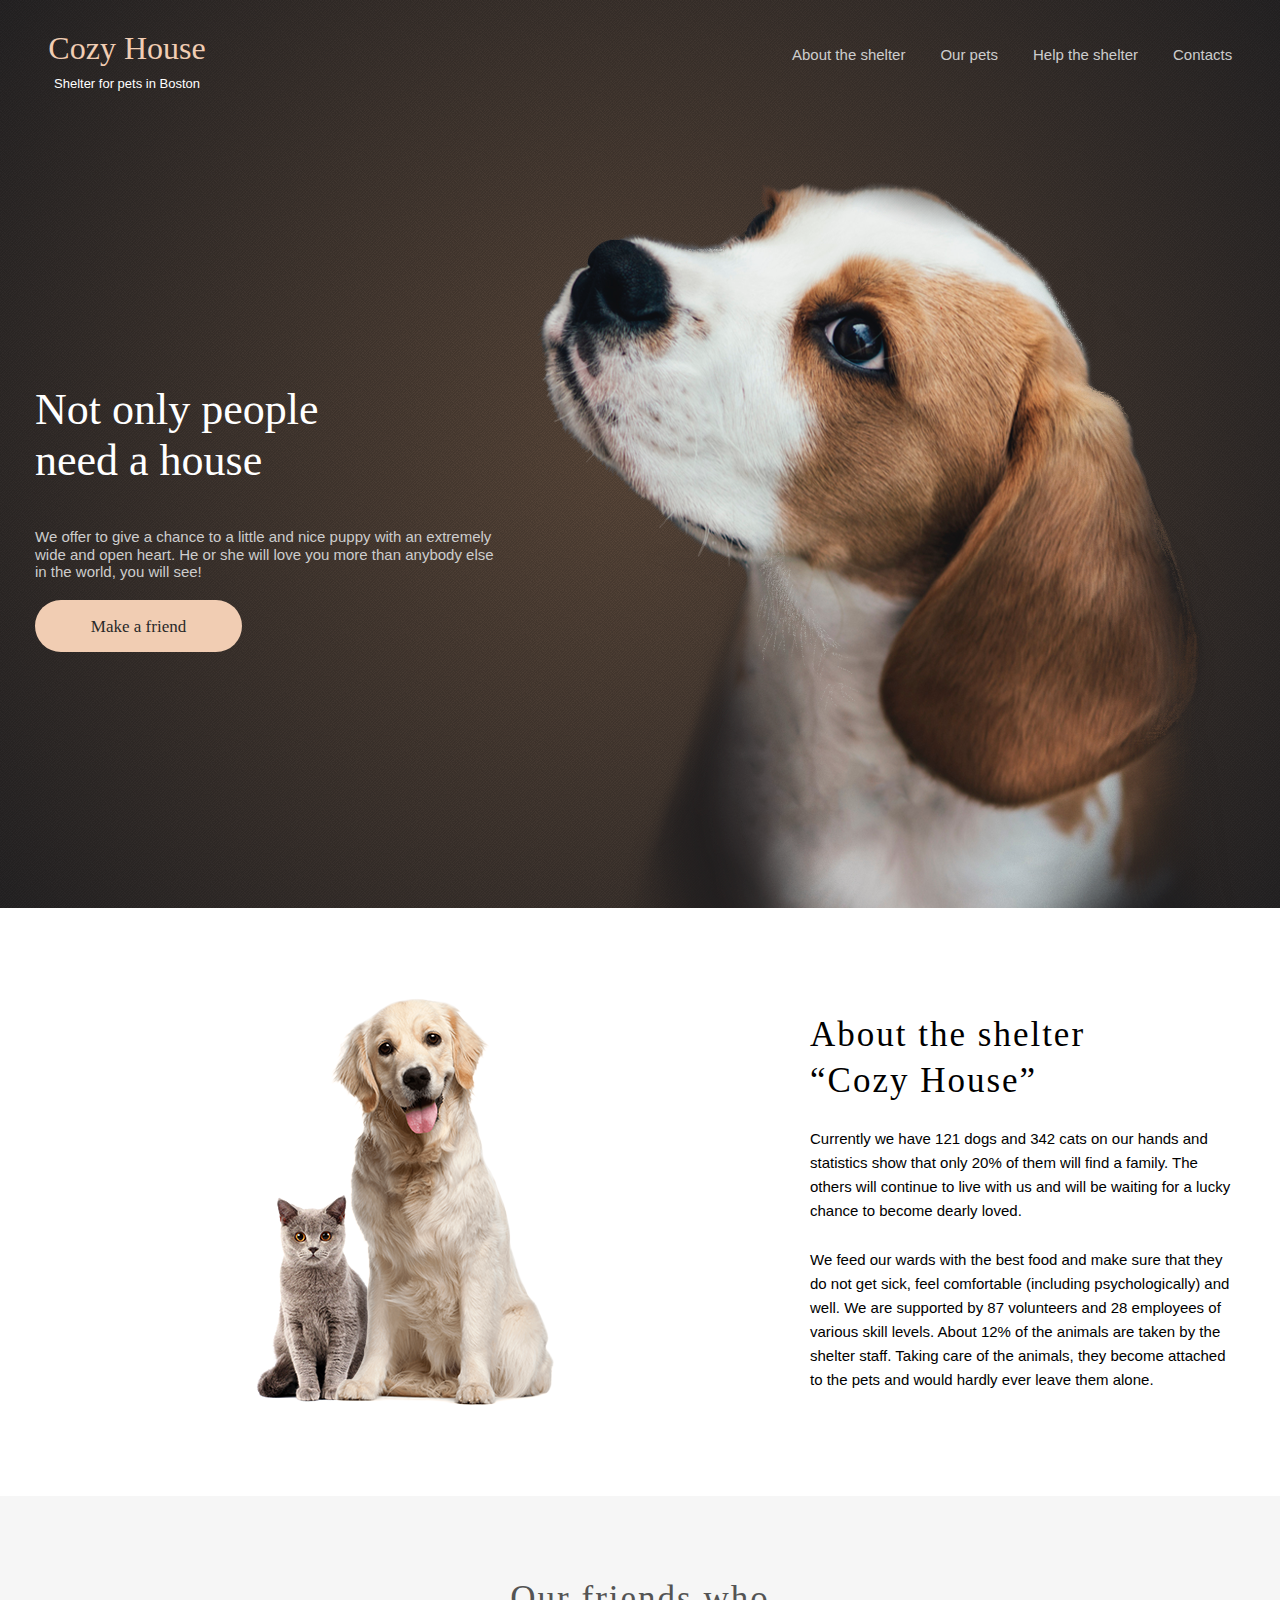
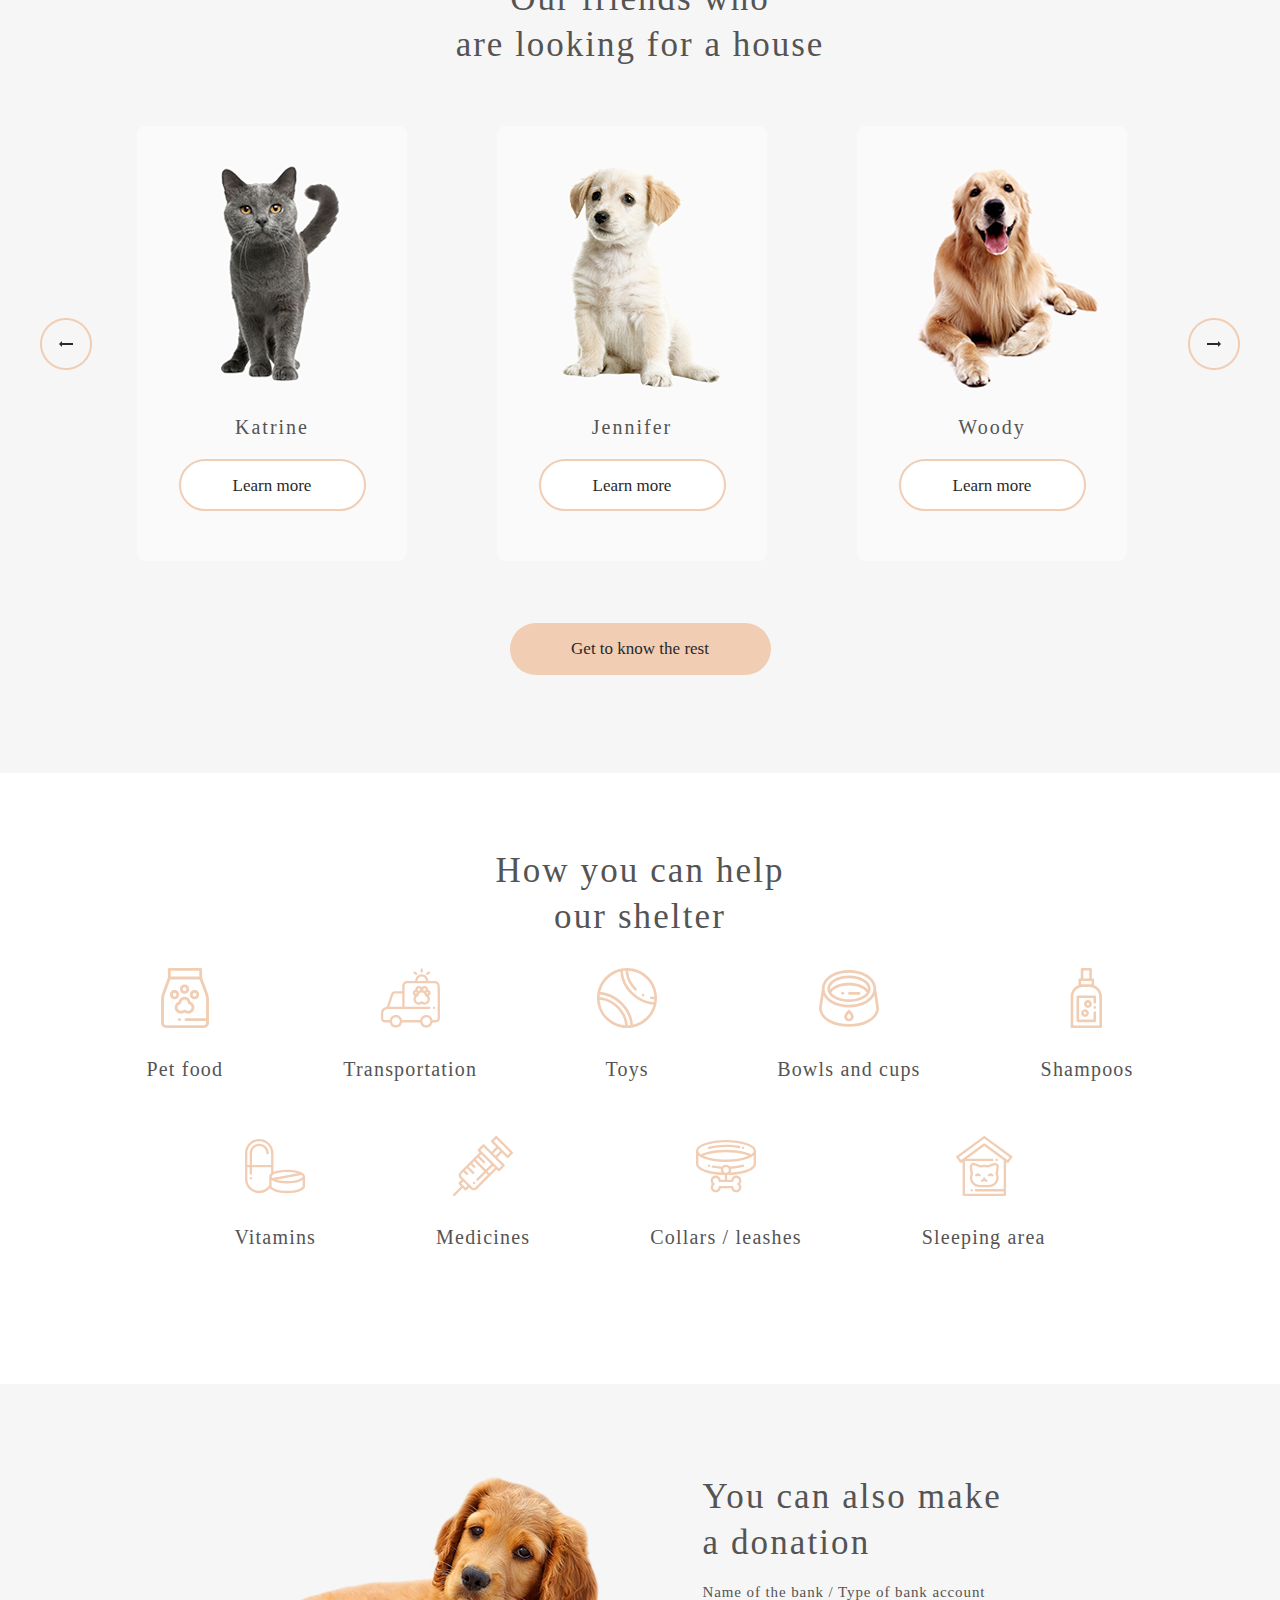
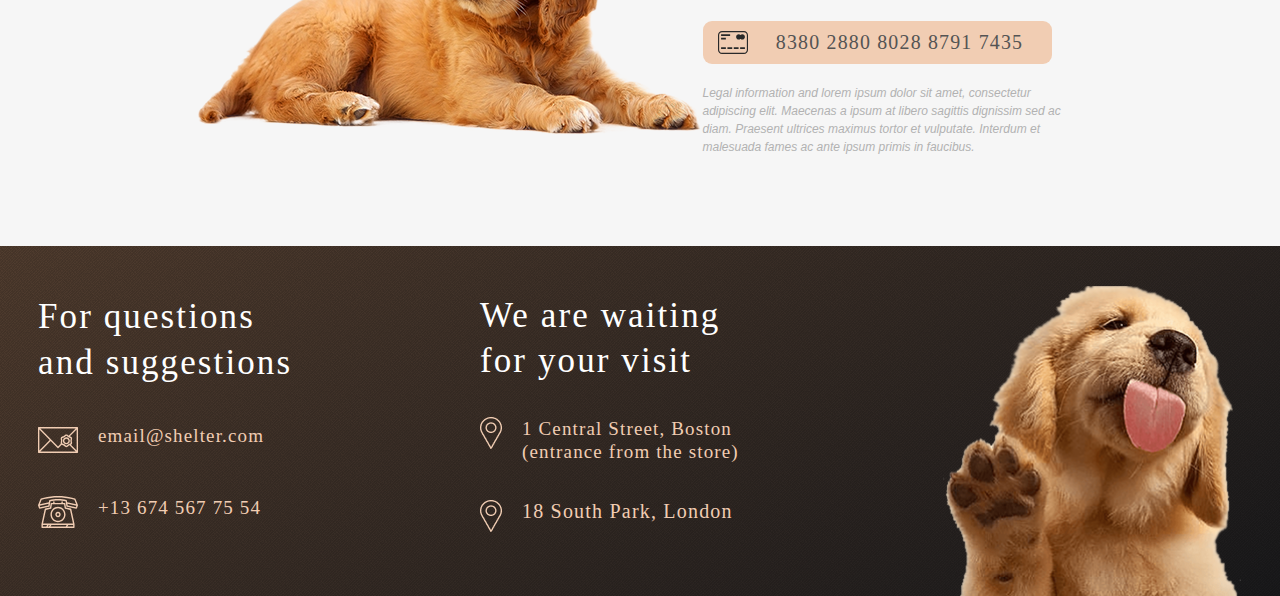
<file: index.html>
<!DOCTYPE html>
<html lang="en">
<head>
    <meta charset="UTF-8">
    <meta http-equiv="X-UA-Compatible" content="IE=edge">
    <meta name="viewport" content="width=device-width, user-scalable=yes">

    <title>Shelter</title>

    <link rel="stylesheet" href="normalize.css">
    <link rel="stylesheet" href="style.css">
    <link rel="shortcut icon" href="pet-house.png" type="image/x-icon">
</head>

<body>

<div class="start-screen">
 <div class="start-screen-main">
    <div class="header">

        <div class="logo">
           <a href="" class="logo_link">
            <p class="logo_title">Cozy House</p>
            <p class="logo_subtitle">Shelter for pets in Boston</p>
           </a>
        </div>

        <nav class="navigation">

            <ul>
             <li><a class="disabled_a">About the shelter</a></li>
             <li><a href="pets.html">Our pets</a></li>
             <li><a href="#help">Help the shelter</a></li>
             <li><a href="#contacts">Contacts</a></li>
            </ul>

        </nav>

    </div>

    <div class="screen-content">

        <div class="screen-text-content">

            <h1>Not only people need a house</h1>
            <p>We offer to give a chance to a little and nice puppy with an extremely wide and open heart. He or she will love you more than anybody else in the world, you will see!</p>
            <form action="#pets">
            <button>Make a friend</button>
            </form>
        </div>

      <img src="start-screen-puppy.png" alt="start-screen-puppy">

    </div>
 </div>
</div>

<section class="about" id="about">

    <div class="about-content">

        <img src="about-pets.png" alt="about-pets">

        <div class="about-text-content">

            <h3>About the shelter “Cozy House”</h3>

            <p class="p1">Currently we have 121 dogs and 342 cats on our hands and statistics show that only 20% of them will find a family. The others will continue to live with us and will be waiting for a lucky chance to become dearly loved.</p>
            
            <p class="p2">We feed our wards with the best food and make sure that they do not get sick, feel comfortable (including psychologically) and well. We are supported by 87 volunteers and 28 employees of various skill levels. About 12% of the animals are taken by the shelter staff. Taking care of the animals, they become attached to the pets and would hardly ever leave them alone.</p>

        </div>

    </div>

</section>

<section class="pets" id="pets">

    <div class="pets-content">

        <h3>Our friends who <br> are looking for a house</h3>

        <div class="slider" id="#slider">

            <input type="image" src="button_arrow.png" alt="button_arrow" class="go_back">

            <div class="slider_overflow">

         <div class="slider_line">

            <div class="card">

                <img src="pets-katrine.png" alt="pets-katrine">
                <p>Katrine</p>
                <a href="#katrine" class="learn_more">Learn more</a>
             
            </div>

            <div class="card">
                <img src="pets-jennifer.png" alt="pets-jennifer">
                <p>Jennifer</p>
                <a href="#jennifer" class="learn_more">Learn more</a>
            </div>

            <div class="card">
                <img src="pets-woody.png" alt="pets-woody">
                <p>Woody</p>
                <a href="#woody" class="learn_more">Learn more</a>
            </div>

            <div class="card">

                <img src="pets-sophia.png" alt="pets-sophia">

                <p>Sophia</p>

                <a href="#sophia" class="learn_more">Learn more</a>

            </div>

            <div class="card">

                <img src="pets-timmy.png" alt="pets-timmy">

                <p>Timmy</p>

                <a href="#timmy" class="learn_more">Learn more</a>

            </div>

            <div class="card">

                <img src="pets-charly.png" alt="pets-charly">

                <p>Charly</p>

                <a href="#charly" class="learn_more">Learn more</a>

            </div>

            <div class="card">

                <img src="pets-scarlett.png" alt="pets-scarlett">

                <p>Scarlett</p>

                <a href="#scarlett" class="learn_more">Learn more</a>

            </div>

            <div class="card">

                <img src="pets-freddie.png" alt="pets-freddie">

                <p>Freddie</p>

                <a href="#freddie" class="learn_more">Learn more</a>

            </div>
         
         </div>

         </div>
            
            <input type="image" src="button_arrow.png" alt="button_arrow" class="go_next">

        </div>

        <div class="katrine" id="katrine">

            <div class="modal-window">

           <div class="close-button-katrine">
            <input type="image" src="modal_close_button.png" alt="modal_close_button" class="modal-close-button" onclick="window.location.href ='#slider'">
          </div>
    
            <div class="katrine-content" id="katrine-content">
    
                <img src="pets-katrine.png" alt="pets-katrine">
    
                <div class="katrine-text-content">
    
                 <h3>Katrine</h3>
    
                 <h4>Cat - British Shorthair</h4>
    
                 <h5>Katrine is a beautiful girl. She is as soft as the finest velvet with a thick lush fur. Will love you until the last breath she takes as long as you are the one. She is picky about her affection. She loves cuddles and to stretch into your hands for a deeper relaxations.</h5>
                
                </div>
    
            </div>
    
            </div>
    
        </div>

        <div class="jennifer" id="jennifer">

            <div class="modal-window">
                <div class="close-button-jennifer">
                    <input type="image" src="modal_close_button.png" alt="modal_close_button" class="modal-close-button" onclick="window.location.href ='#slider'">
                  </div>
    
            <div class="jennifer-content" id="jennifer-content">
    
                <img src="pets-jennifer.png" alt="pets-jennifer">
    
                <div class="jennifer-text-content">
    
                 <h3>Jennifer</h3>
    
                 <h4>Dog - Labrador</h4>
    
                 <h5>Jennifer is a sweet 2 months old Labrador that is patiently waiting to find a new forever home. This girl really enjoys being able to go outside to run and play, but won't hesitate to play up a storm in the house if she has all of her favorite toys.</h5>

                </div>
    
            </div>
    
            </div>
    
        </div>

        <div class="woody" id="woody">

            <div class="modal-window">

                <div class="close-button-woody">
                    <input type="image" src="modal_close_button.png" alt="modal_close_button" class="modal-close-button" onclick="window.location.href ='#slider'">
                  </div>
    
            <div class="woody-content" id="woody-content">
    
                <img src="pets-woody.png" alt="pets-woody">
    
                <div class="woody-text-content">
    
                 <h3>Woody</h3>
    
                 <h4>Dog - Golden Retriever</h4>
    
                 <h5> Woody is a handsome 3 1/2 year old boy. Woody does know basic commands and is a smart pup. Since he is on the stronger side, he will learn a lot from your training. Woody will be happier when he finds a new family that can spend a lot of time with him. </h5>

                </div>
    
            </div>
    
            </div>
    
        </div>

        <div class="sophia" id="sophia">

            <div class="modal-window">

                <div class="close-button-sophia">
                    <input type="image" src="modal_close_button.png" alt="modal_close_button" class="modal-close-button" onclick="window.location.href ='#slider'">
                  </div>

    
            <div class="sophia-content" id="sophia-content">
    
                <img src="pets-sophia.png" alt="pets-sophia">
    
                <div class="sophia-text-content">
    
                 <h3>Sophia</h3>
    
                 <h4>Dog - Shih tzu</h4>
    
                 <h5>Sophia here and I'm looking for my forever home to live out the best years of my life. I am full of energy. Everyday I'm learning new things, like how to walk on a leash, go potty outside, bark and play with toys and I still need some practice. </h5>

                </div>
    
            </div>
    
            </div>
    
        </div>

        <div class="timmy" id="timmy">

            <div class="modal-window">

                <div class="close-button-timmy">
                    <input type="image" src="modal_close_button.png" alt="modal_close_button" class="modal-close-button" onclick="window.location.href ='#slider'">
                  </div>

    
            <div class="timmy-content" id="timmy-content">
    
                <img src="pets-timmy.png" alt="pets-timmy">
    
                <div class="timmy-text-content">
    
                 <h3>Timmy</h3>
    
                 <h4>Cat - British Shorthair</h4>
    
                 <h5> Timmy is an adorable grey british shorthair male. He loves to play and snuggle. He is neutered and up to date on age appropriate vaccinations. He can be chatty and enjoys being held. Timmy has a lot to say and wants a person to share his thoughts with. </h5>

                </div>
    
            </div>
    
            </div>
    
        </div>

        <div class="charly" id="charly">

            <div class="modal-window">

                <div class="close-button-charly">
                    <input type="image" src="modal_close_button.png" alt="modal_close_button" class="modal-close-button" onclick="window.location.href ='#slider'">
                  </div>

    
            <div class="charly-content" id="charly-content">
    
                <img src="pets-charly.png" alt="pets-charly">
    
                <div class="charly-text-content">
    
                 <h3>Charly</h3>
    
                 <h4>Dog - Jack Russell Terrier </h4>
    
                 <h5> This cute boy, Charly, is three years old and he likes adults and kids. He isn’t fond of many other dogs, so he might do best in a single dog home. Charly has lots of energy, and loves to run and play. We think a fenced yard would make him very happy.</h5>

                </div>
    
            </div>
    
            </div>
    
        </div>

        <div class="scarlett" id="scarlett">

            <div class="modal-window">

                <div class="close-button-scarlett">
                    <input type="image" src="modal_close_button.png" alt="modal_close_button" class="modal-close-button" onclick="window.location.href ='#slider'">
                  </div>
    
            <div class="scarlett-content" id="scarlett-content">
    
                <img src="pets-scarlett.png" alt="pets-scarlett">
    
                <div class="scarlett-text-content">
    
                 <h3>Scarlett</h3>
    
                 <h4>Dog - Jack Russell Terrier</h4>
    
                 <h5>Scarlett is a happy, playful girl who will make you laugh and smile. She forms a bond quickly and will make a loyal companion and a wonderful family dog or a good companion for a single individual too since she likes to hang out and be with her human. </h5>

                </div>
    
            </div>
    
            </div>
    
        </div>

        <div class="freddie" id="freddie">

            <div class="modal-window">

                <div class="close-button-freddie">
                    <input type="image" src="modal_close_button.png" alt="modal_close_button" class="modal-close-button" onclick="window.location.href ='#slider'">
                  </div>
    
            <div class="freddie-content" id="freddie-content">
    
                <img src="pets-freddie.png" alt="pets-freddie">
    
                <div class="freddie-text-content">
    
                 <h3>Freddie</h3>
    
                 <h4>Cat - British Shorthair</h4>
    
                 <h5>Freddie is a little shy at first, but very sweet when he warms up. He likes playing with shoe strings and bottle caps. He is quick to learn the rhythms of his human’s daily life. Freddie has bounced around a lot in his life, and is looking to find his forever home.</h5>

                </div>
    
            </div>
    
            </div>
    
        </div>

        <form action="pets.html">

        <button class="get-to-know-button">Get to know the rest</button>

        </form>

    </div>

</section>

<section class="help" id="help">

    <div class="help-content">

        <h3>How you can help our shelter</h3>

        <div class="list">
            <ul>
                <li> <img src="icon-pet-food.svg" alt="icon-pet-food">
                <h4>Pet food</h4>
                </li>
                <li> <img src="icon-transportation.svg" alt="icon-transportation">
                <h4>Transportation</h4>
                </li>
                <li> <img src="icon-toys.svg" alt="icon-toys">
                <h4>Toys</h4>    
                </li>
                <li> <img src="icon-bowls-and-cups.svg" alt="icon-bowls-and-cups">
                <h4>Bowls and cups</h4>
                </li>
                <li> <img src="icon-shampoos.svg" alt="icon-shampoos">
                <h4>Shampoos</h4>
                </li>
            </ul>
            <ul class="list_line">
                <li> <img src="icon-vitamins.svg" alt="icon-vitamins">
                <h4>Vitamins</h4>
                </li>
                <li> <img src="icon-medicines.svg" alt="icon-medicines">
                <h4>Medicines</h4>
                </li>
                <li> <img src="icon-collars-leashes.svg" alt="icon-collars-leashes">
                <h4>Collars / leashes</h4>
                </li>
                <li> <img src="icon-sleeping-area.svg" alt="icon-sleeping-area">
                <h4>Sleeping area</h4>
                </li>
            </ul>

        </div>

    </div>

</section>

<section class="donation">

    <div class="donation-content">

        <img src="donation-dog.png" alt="donation-dog">

        <div class="donation-text-content">

            <h3>You can also make a donation</h3>

            <h5>Name of the bank / Type of bank account</h5>

            <div class="credit-card">

                <div class="credit-card-content">

                    <img src="credit-card.svg" alt="credit-card">

                    <a href=""><h4>8380 2880 8028 8791 7435</h4></a>

                </div>

            </div>

            <p>Legal information and lorem ipsum dolor sit amet, consectetur adipiscing elit. Maecenas a ipsum at libero sagittis dignissim sed ac diam. Praesent ultrices maximus tortor et vulputate. Interdum et malesuada fames ac ante ipsum primis in faucibus.</p>

        </div>

    </div>

</section>

<section class="footer" id="contacts">

    <div class="footer-content">

        <div class="contacts">

            <h3>For questions and suggestions</h3>

            <div class="mail">

               <a href="mailto:email@shelter.com">

                <img src="icon-email.svg" alt="icon-email">

                <h4>email@shelter.com</h4>

               </a>
            </div>

            <div class="phone">

               <a href="tel:+136745677554">

                <img src="icon-phone.svg" alt="icon-phone">

                <h4>+13 674 567 75 54</h4>

               </a>
            </div>

        </div>

        <div class="locations">

            <h3>We are waiting for your visit</h3>

            <div class="Boston">

                <a href="https://www.google.com/maps/search/1+Central+Street,+Boston+(entrance+from+the+store)/@42.3142647,-71.1103684,11z/data=!3m1!4b1">

                <img src="icon-marker.png" alt="icon-marker">

                <h4>1 Central Street, Boston (entrance from the store)</h4>

                </a>

            </div>

            <div class="London">

                <a href="https://www.google.com/maps/search/18+South+Park,+London+/@51.5141619,-0.2950541,11z/data=!3m1!4b1">

                <img src="icon-marker.png" alt="icon-marker">

                <h4>18 South Park, London </h4>
                
                </a>

            </div>

        </div>

        <img src="footer-puppy.png" alt="footer-puppy" class="footer-puppy">

    </div>

</section>

<script src="script.js"></script>

</body>
</html>
</file>
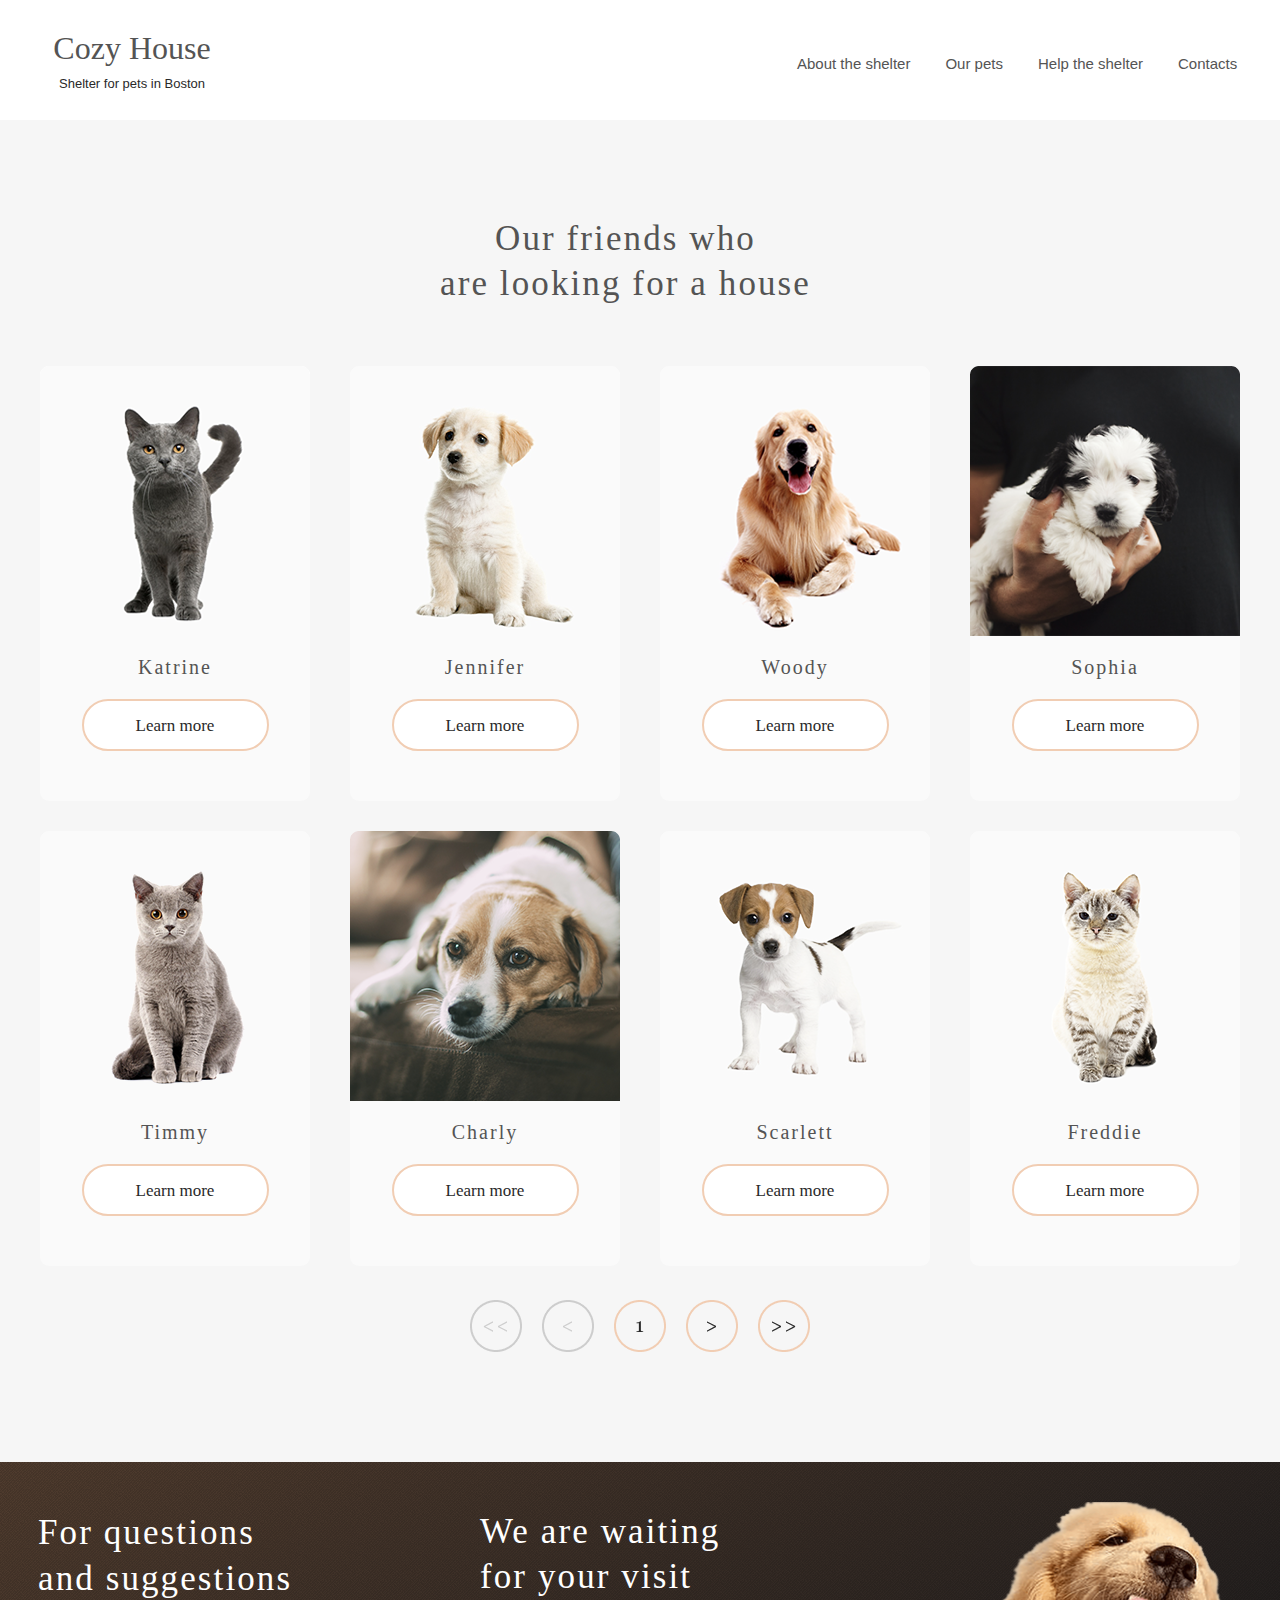
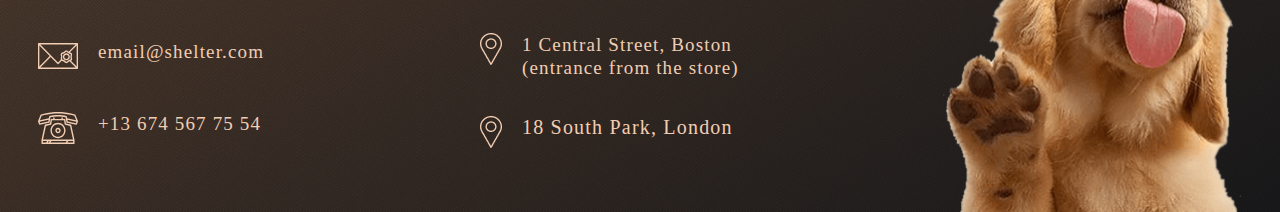
<file: pets.html>
<!DOCTYPE html>
<html lang="en">
<head>
    <meta charset="UTF-8">
    <meta http-equiv="X-UA-Compatible" content="IE=edge">
    <meta name="viewport" content="width=device-width, initial-scale=1.0">
    <title>Shelter</title>

    <link rel="stylesheet" href="normalize.css">
    <link rel="stylesheet" href="pets-style.css">
    <link rel="shortcut icon" href="pet-house.png" type="image/x-icon">

</head>
<body>

 <header>

    <div class="header">

        <div class="logo">
           <a href="index.html" class="logo_link">
            <p class="logo_title">Cozy House</p>
            <p class="logo_subtitle">Shelter for pets in Boston</p>
           </a>
        </div>

        <nav class="navigation">

            <ul>
             <li><a href= "index.html">About the shelter</a></li>
             <li><a class="disabled_a">Our pets</a></li>
             <li><a href="index.html#help">Help the shelter</a></li>
             <li><a href="#contacts">Contacts</a></li>
            </ul>

        </nav>

    </div>

 </header>

 <main>

    <section class="pets" id="pets">

        <div class="pets-content">
    
            <h1>Our friends who <br> are looking for a house</h1>

            <div class="pets-cards">
    
                <div class="card">
    
                    <img src="pets-katrine.png" alt="pets-katrine">
                    <p>Katrine</p>
                    <a href="#katrine" class="learn_more">Learn more</a>
                 
                </div>
    
                <div class="card">
                    <img src="pets-jennifer.png" alt="pets-jennifer">
                    <p>Jennifer</p>
                    <a href="#jennifer" class="learn_more">Learn more</a>
                </div>
    
                <div class="card">
                    <img src="pets-woody.png" alt="pets-woody">
                    <p>Woody</p>
                    <a href="#woody" class="learn_more">Learn more</a>
                </div>
    
                <div class="card">
    
                    <img src="pets-sophia.png" alt="pets-sophia">
    
                    <p>Sophia</p>
    
                    <a href="#sophia" class="learn_more">Learn more</a>
    
                </div>
    
                <div class="card">
    
                    <img src="pets-timmy.png" alt="pets-timmy">
    
                    <p>Timmy</p>
    
                    <a href="#timmy" class="learn_more">Learn more</a>
    
                </div>
    
                <div class="card">
    
                    <img src="pets-charly.png" alt="pets-charly">
    
                    <p>Charly</p>
    
                    <a href="#charly" class="learn_more">Learn more</a>
    
                </div>
    
                <div class="card">
    
                    <img src="pets-scarlett.png" alt="pets-scarlett">
    
                    <p>Scarlett</p>
    
                    <a href="#scarlett" class="learn_more">Learn more</a>
    
                </div>
    
                <div class="card">
    
                    <img src="pets-freddie.png" alt="pets-freddie">
    
                    <p>Freddie</p>
    
                    <a href="#freddie" class="learn_more">Learn more</a>
    
                </div>
             
        </div>
    
    
            <div class="katrine" id="katrine">
    
                <div class="modal-window">
    
               <div class="close-button-katrine">
                <input type="image" src="modal_close_button.png" alt="modal_close_button" class="modal-close-button" onclick="window.location.href ='#pets'">
              </div>
        
                <div class="katrine-content" id="katrine-content">
        
                    <img src="pets-katrine.png" alt="pets-katrine">
        
                    <div class="katrine-text-content">
        
                     <h3>Katrine</h3>
        
                     <h4>Cat - British Shorthair</h4>
        
                     <h5>Katrine is a beautiful girl. She is as soft as the finest velvet with a thick lush fur. Will love you until the last breath she takes as long as you are the one. She is picky about her affection. She loves cuddles and to stretch into your hands for a deeper relaxations.</h5>
                    
                    </div>
        
                </div>
        
                </div>
        
            </div>
    
            <div class="jennifer" id="jennifer">
    
                <div class="modal-window">
                    <div class="close-button-jennifer">
                        <input type="image" src="modal_close_button.png" alt="modal_close_button" class="modal-close-button" onclick="window.location.href ='#pets'">
                      </div>
        
                <div class="jennifer-content" id="jennifer-content">
        
                    <img src="pets-jennifer.png" alt="pets-jennifer">
        
                    <div class="jennifer-text-content">
        
                     <h3>Jennifer</h3>
        
                     <h4>Dog - Labrador</h4>
        
                     <h5>Jennifer is a sweet 2 months old Labrador that is patiently waiting to find a new forever home. This girl really enjoys being able to go outside to run and play, but won't hesitate to play up a storm in the house if she has all of her favorite toys.</h5>
    
                    </div>
        
                </div>
        
                </div>
        
            </div>
    
            <div class="woody" id="woody">
    
                <div class="modal-window">
    
                    <div class="close-button-woody">
                        <input type="image" src="modal_close_button.png" alt="modal_close_button" class="modal-close-button" onclick="window.location.href ='#pets'">
                      </div>
        
                <div class="woody-content" id="woody-content">
        
                    <img src="pets-woody.png" alt="pets-woody">
        
                    <div class="woody-text-content">
        
                     <h3>Woody</h3>
        
                     <h4>Dog - Golden Retriever</h4>
        
                     <h5> Woody is a handsome 3 1/2 year old boy. Woody does know basic commands and is a smart pup. Since he is on the stronger side, he will learn a lot from your training. Woody will be happier when he finds a new family that can spend a lot of time with him. </h5>
    
                    </div>
        
                </div>

                </div>
                 
            </div>
    
            <div class="sophia" id="sophia">
    
                <div class="modal-window">
    
                    <div class="close-button-sophia">
                        <input type="image" src="modal_close_button.png" alt="modal_close_button" class="modal-close-button" onclick="window.location.href ='#pets'">
                      </div>
    
        
                <div class="sophia-content" id="sophia-content">
        
                    <img src="pets-sophia.png" alt="pets-sophia">
        
                    <div class="sophia-text-content">
        
                     <h3>Sophia</h3>
        
                     <h4>Dog - Shih tzu</h4>
        
                     <h5>Sophia here and I'm looking for my forever home to live out the best years of my life. I am full of energy. Everyday I'm learning new things, like how to walk on a leash, go potty outside, bark and play with toys and I still need some practice. </h5>
    
                    </div>
        
                </div>
        
                </div>
        
            </div>
    
            <div class="timmy" id="timmy">
    
                <div class="modal-window">
    
                    <div class="close-button-timmy">
                        <input type="image" src="modal_close_button.png" alt="modal_close_button" class="modal-close-button" onclick="window.location.href ='#pets'">
                      </div>
    
        
                <div class="timmy-content" id="timmy-content">
        
                    <img src="pets-timmy.png" alt="pets-timmy">
        
                    <div class="timmy-text-content">
        
                     <h3>Timmy</h3>
        
                     <h4>Cat - British Shorthair</h4>
        
                     <h5> Timmy is an adorable grey british shorthair male. He loves to play and snuggle. He is neutered and up to date on age appropriate vaccinations. He can be chatty and enjoys being held. Timmy has a lot to say and wants a person to share his thoughts with. </h5>
    
                    </div>
        
                </div>
        
                </div>
        
            </div>
    
            <div class="charly" id="charly">
    
                <div class="modal-window">
    
                    <div class="close-button-charly">
                        <input type="image" src="modal_close_button.png" alt="modal_close_button" class="modal-close-button" onclick="window.location.href ='#pets'">
                      </div>
    
        
                <div class="charly-content" id="charly-content">
        
                    <img src="pets-charly.png" alt="pets-charly">
        
                    <div class="charly-text-content">
        
                     <h3>Charly</h3>
        
                     <h4>Dog - Jack Russell Terrier </h4>
        
                     <h5> This cute boy, Charly, is three years old and he likes adults and kids. He isn’t fond of many other dogs, so he might do best in a single dog home. Charly has lots of energy, and loves to run and play. We think a fenced yard would make him very happy.</h5>
    
                    </div>
        
                </div>
        
                </div>
        
            </div>
    
            <div class="scarlett" id="scarlett">
    
                <div class="modal-window">
    
                    <div class="close-button-scarlett">
                        <input type="image" src="modal_close_button.png" alt="modal_close_button" class="modal-close-button" onclick="window.location.href ='#pets'">
                      </div>
        
                <div class="scarlett-content" id="scarlett-content">
        
                    <img src="pets-scarlett.png" alt="pets-scarlett">
        
                    <div class="scarlett-text-content">
        
                     <h3>Scarlett</h3>
        
                     <h4>Dog - Jack Russell Terrier</h4>
        
                     <h5>Scarlett is a happy, playful girl who will make you laugh and smile. She forms a bond quickly and will make a loyal companion and a wonderful family dog or a good companion for a single individual too since she likes to hang out and be with her human. </h5>
    
                    </div>
        
                </div>
        
                </div>
        
            </div>
    
            <div class="freddie" id="freddie">
    
                <div class="modal-window">
    
                    <div class="close-button-freddie">
                        <input type="image" src="modal_close_button.png" alt="modal_close_button" class="modal-close-button" onclick="window.location.href ='#pets'">
                      </div>
        
                <div class="freddie-content" id="freddie-content">
        
                    <img src="pets-freddie.png" alt="pets-freddie">
        
                    <div class="freddie-text-content">
        
                     <h3>Freddie</h3>
        
                     <h4>Cat - British Shorthair</h4>
        
                     <h5>Freddie is a little shy at first, but very sweet when he warms up. He likes playing with shoe strings and bottle caps. He is quick to learn the rhythms of his human’s daily life. Freddie has bounced around a lot in his life, and is looking to find his forever home.</h5>
    
                    </div>
        
                </div>

            </div>
        
            </div>

            <div class="pets-navigation">

                <input type="image" disabled src="button_double_back_paginator_inactive.png" alt="button_double_back_paginator_inactive" class="button_double_back_paginator_inactive">
                <input type="image" disabled src="button_back_paginator_inactive.png" alt="button_back_paginator_inactive" class="button_back_paginator_inactive">
                <input type="image" src="button_number_paginator.png" alt="button_number_paginator" class="button_number_paginator">
                <input type="image" src="button_forward_paginator.png" alt="button_forward_paginator" class="button_forward_paginator">
                <input type="image" src="button_double_forward_paginator.png" alt="button_double_forward_paginator" class="button_double_forward_paginator">

            </div>
        
            </div>
    
    </section>

 </main>

 <footer>

    <div class="footer-content" id="contacts">

        <div class="contacts">

            <h3>For questions and suggestions</h3>

            <div class="mail">

               <a href="mailto:email@shelter.com">

                <img src="icon-email.svg" alt="icon-email">

                <h4>email@shelter.com</h4>

               </a>
            </div>

            <div class="phone">

               <a href="tel:+136745677554">

                <img src="icon-phone.svg" alt="icon-phone">

                <h4>+13 674 567 75 54</h4>

               </a>
            </div>

        </div>

        <div class="locations">

            <h3>We are waiting for your visit</h3>

            <div class="Boston">

                <a href="https://www.google.com/maps/search/1+Central+Street,+Boston+(entrance+from+the+store)/@42.3142647,-71.1103684,11z/data=!3m1!4b1">

                <img src="icon-marker.png" alt="icon-marker">

                <h4>1 Central Street, Boston (entrance from the store)</h4>

                </a>

            </div>

            <div class="London">

                <a href="https://www.google.com/maps/search/18+South+Park,+London+/@51.5141619,-0.2950541,11z/data=!3m1!4b1">

                <img src="icon-marker.png" alt="icon-marker">

                <h4>18 South Park, London </h4>
                
                </a>

            </div>

        </div>

        <img src="footer-puppy.png" alt="footer-puppy" class="footer-puppy">

    </div>

 </footer>
    
</body>
</html>
</file>
<file: style.css>
/** Reset **/
*,
*::before,
*::after {
 box-sizing: border-box;
}

* {
  padding: 0;
  margin: 0;
}

/**colors**/
:root{
 --color-light-xl: #fffFFF;
 --color-light-l: #f6f6f6;
 --color-light-s: #fafafa;
 --color-dark-s: #cdcdcd;
 --color-dark-m: #b2b2b2;
 --color-dark-l: #545454;
 --color-dark-xl: #4c4c4c;
 --color-dark-2xl:#444444;
 --color-dark-3xl: #292929;
 --color-primary: #F1CDB3;
 --color-primary-light: #FDDCC4;
}

body{
 min-width: 1280px;
 font-family: Georgia, 'Times New Roman', Times, serif;
}

.start-screen{
 min-width: 1280px;
 display: flex;
 flex-direction: column;
 justify-content: center;
 align-items: center;
 height: 908px;
 background-blend-mode: multiply;
 background: url(noise_transparent.png), radial-gradient(circle, rgba(91,72,58,1) 0%, rgba(38,36,37,1) 100%);
}

.start-screen-main{
  width: 1280px;
  height: 908px;
  display: flex;
  flex-direction: column;
  align-items: center;
  justify-content: center;  
  padding: 30px 40px 0 30px;
}

.header{
 display: flex;
 flex-direction: row;
 width: 1200px;
 height: 60px;
 justify-content: space-between;
}

.logo{
 width: 184px;
 height: 60px;
 display: flex;
 flex-direction: column;
}

.logo_link{
 text-decoration: none;
}

.logo_link:hover{
 cursor: pointer;
}

.logo_title{
 font-size: 32px;
 color: var(--color-primary);
 font-weight: 400;
 margin-bottom: 10px;
 text-align: center;
}

.logo_subtitle{
 font-family: Arial, Helvetica, sans-serif;
 font-size: 13px;
 color: var(--color-light-xl);
 text-align: center;
}

nav ul{
 list-style: none;
 display: flex;
 flex-direction: row;
 width: 443px;
 height: 27px;
 margin: 16px 0 0 17px;
 gap: 35px;
}

nav a{
 display: flex;
 justify-content: right;
 text-decoration: none;
 font-family: Arial, Helvetica, sans-serif;
 font-size: 15px;
 color: #cdcdcd;
}

.disabled_a{
 color: #cdcdcd;
}

.disabled_a:hover{
  color: #fafafa;
 }

.disabled_a:active{
 cursor: pointer;
 border-bottom: none;
}

nav a:hover{
 cursor: pointer;
 color: #FAFAFA;
 transition: all ease 1s;
}

nav a:active{
 cursor: pointer;
 color: #FAFAFA;
 border-bottom: 3px solid var(--color-primary);   
 transition: all ease 1s;
}

.screen-content{
 width: 1200px;
 height: 728px;
 display: flex;
 margin-top: 90px;
 align-items: center;
 justify-content: space-between;
}

.screen-content img{
 width: 698px;
 height: 728px;
 margin-left: 42px;
}

.screen-text-content{
 margin: 163px 0 243px 0;
}

.screen-text-content h1{
 color: var(--color-light-xl);
 font-size: 44px;
 font-weight: 400;
 width: 310px;
 height: 114px;
}

.screen-text-content p{
 color: var(--color-dark-s);
 font-family: Arial, Helvetica, sans-serif;
 font-size: 15px;
 font-weight: 400;
 width: 460px;
 height: 72px;
}

.screen-text-content button{
 background-color: var(--color-primary);
 border-radius: 100px;
 width: 207px;
 height: 52px;
 gap: 10px;
 padding: 15px 45px 15px 45px;
 font-size: 17px;
 font-family: Georgia, 'Times New Roman', Times, serif;
 font-weight: 400;
 color: var(--color-dark-3xl);
 border: 0px;
}

.screen-text-content button:hover{
 cursor: pointer;
 background-color: var(--color-primary-light);
 transition: all ease 1s;
}

.about{
 min-width: 1280px;
 height: 588px;
 background: var(--color-light-xl);
 display: flex;
 flex-direction: column;
 justify-content: center;
 align-items: center;
}

.about-content{
 width: 1200px;
 height: 408px;
 display: flex;
 justify-content: space-between;
}

.about-content img{
 width: 300px;
 height: 408px;
 margin-left: 215px;

}

.about-text-content {
 display: flex;
 flex-direction: column;
 margin: 14px 0 14px 175px;
}

.about-text-content h3{
 font-family: Georgia, 'Times New Roman', Times, serif;
 font-weight: 400;
 font-size: 35px;
 width: 370px;
 height: 90px;
 text-align: left;
 letter-spacing: 2px;
 line-height: 45.5px;
}

.p1{
 width: 430px;
 font-family: Arial, Helvetica, sans-serif;
 font-size: 15px;
 font-weight: 400;
 line-height: 24px;
 text-align: left;
 vertical-align: top;
 margin: 25px 0 25px 0;
}

.p2{
 width: 430px;
 font-family: Arial, Helvetica, sans-serif;
 font-size: 15px;
 font-weight: 400;
 line-height: 24px;
 text-align: left;
 vertical-align: center;
}

.pets{
 min-width: 1280px;
 height: 877px;
 background: #f6f6f6;
 display: flex;
 flex-direction: column;
 align-items: center;
}

.pets-content{
 width: 1200px;
 height: 697px;
 display: flex;
 flex-direction: column;
 align-items: center;
 margin: 80px 40px 100px 40px;
}

.pets-content h3{
 width: 400px;
 height: 90px;
 font-family: Georgia, 'Times New Roman', Times, serif;
 font-weight: 400;
 font-size: 35px;
 line-height: 45.5px;
 text-align: center;
 letter-spacing: 2px;
 color: var(--color-dark-l);
}

/**slider-line**/

.slider{
 width: 1200px;
 height: 435px;
 display: flex;
 align-items: center;
 justify-content: center;
 margin: 60px 0 62px 0;
}

.slider_line{
 display: flex;
 width: 1200px;
 height: 435px;
 position: relative;
 left: 0;
 transition: all ease-in 0.5s;
}

.slider_overflow{
 overflow: hidden;
}

.card{
 width: 270px;
 height: 435px;
 display: grid;
 margin: 0 45px 0 45px;
 border-radius: 9px;
 text-align: center;
 background: #fafafa;
}

.card:hover{
 cursor: pointer;
 -webkit-box-shadow: 4px 4px 59px 50px rgba(224, 224, 224, 0.35);
 -moz-box-shadow: 4px 4px 59px 50px rgba(224, 224, 224, 0.35);
 box-shadow: 4px 4px 59px 50px rgba(224, 224, 224, 0.35);
 transition: all ease 1s;
}

.card p{
 font-family: Georgia, 'Times New Roman', Times, serif;
 font-weight: 400;
 font-size: 20px;
 line-height: 22.72px;
 letter-spacing: 2px;
 color: var(--color-dark-l);
}

.learn_more{
 border: 2.5px solid var(--color-primary);
 background-color: var(--color-light-xl);
 color: var(--color-dark-3xl);
 border-radius: 100px;
 width: 187px;
 height: 52px;
 gap: 10px;
 padding: 15px 45px 15px 45px;
 font-size: 17px;
 font-family: Georgia, 'Times New Roman', Times, serif;
 font-weight: 400;
 color: var(--color-dark-3xl);
 margin: 0 0 30px 41.5px;
 text-decoration: none;
}

.learn_more:hover{
 cursor: pointer;
 background: var(--color-primary);
 transition: all ease 1s;
}

.go_next{
 rotate: 180deg;
}

.go_next:hover, .go_back:hover{
 background: url(button_arrow_hover.png)
}

.go_next:disabled, .go_back:disabled{
 background: url(button_arrow_inactive.png);
}

.get-to-know-button{
 background-color: var(--color-primary);
 border-radius: 100px;
 width: 261px;
 height: 52px;
 gap: 10px;
 padding: 15px 45px 15px 45px;
 font-size: 17px;
 font-family: Georgia, 'Times New Roman', Times, serif;
 font-weight: 400;
 color: var(--color-dark-3xl);
 border: 0px;
}
   
.get-to-know-button:hover{
 cursor: pointer;
 background-color: var(--color-primary-light);
 transition: all ease 1s;
}

.help{
 height: 611px;
 min-width: 1280px;
 background: var(--color-light-xl);
 display: flex;
 justify-content: center;
}

.help-content{
 width: 1200px;
 height: 431px;
 padding: 80px 40px 100px 40px;
 display: flex;
 align-items: center;
 justify-content: center;
 flex-direction: column;
}

.help-content h3{
 width: 308px;
 height: 90px;
 font-family: 'Georgia';
 font-style: normal;
 font-weight: 400;
 font-size: 35px;
 align-items: center;
 text-align: center;
 letter-spacing: 0.06em;
 line-height: 45.5px;
 color: var(--color-dark-l);
 padding: 80px 0 60px 0;
}

.list{
 width: 1026px;
 height: 281px;
 padding-top: 60px;
}

.list ul{
 display: flex;
 flex-direction: row;
 list-style: none;
 justify-content: center;
 align-items: center;
 gap: 120px;
}

.list img{
 width: 60px;
 height: 60px;
}

.list li h4{
 font-family: Georgia, 'Times New Roman', Times, serif;
 font-weight: 400;
 font-size: 20px;
 line-height: 23px;
 letter-spacing: 0.06em;
 color: var(--color-dark-l);
}

.list li{
 display: flex;
 flex-direction: column;
 gap: 30px;
 text-align: center;
 justify-content: center;
 align-items: center;
}

.list_line{
 padding-top: 55px;
}

.donation{
 min-width: 1280px;
 height: 462px;
 background: var(--color-light-l);
 display: flex;
 flex-direction: column;
 justify-content: center;
 align-items: center;
}

.donation-content{
 width: 915px;
 height: 282px;
 display: flex;
 align-items: center;
 justify-content: center;
 padding: 80px 0 100px 0;
}

.donation-text-content h3{
 font-family: Georgia, 'Times New Roman', Times, serif;
 font-weight: 400;
 font-size: 35px;
 line-height: 45.5px;
 letter-spacing: 0.06em;
 color: var(--color-dark-l);
 width: 300px;
 height: 90px;
}

.donation-text-content h5{
 font-family: Georgia, 'Times New Roman', Times, serif;
 font-weight: 400; 
 font-size: 15px;
 line-height: 16.5px;
 letter-spacing: 0.06em;
 color: var(--color-dark-l);
 padding: 20px 0 20px 0;
}

.credit-card{
 border-radius: 9px;
 background-color: var(--color-primary);
 padding: 10px 15px;
 width: 349px;
 height: 43px;
 display: flex;
 flex-direction: column;
}

.credit-card-content{
 width: 319px;
 height: 23px;
 display: flex;
 flex: none;
 order: 0;
 flex-grow: 0;
 justify-content: center;
}

.credit-card-content a{
 text-decoration: none;
}

.credit-card-content img{
 padding: 0 15px 0 0;
}

.credit-card-content h4{
 width: 274px;
 height: 23px;
 color: var(--color-dark-l);
 letter-spacing: 0.06em;
 font-family: Georgia, 'Times New Roman', Times, serif;
 font-weight: 400;
 font-size: 19.9px;
 line-height: 23px;
 display: flex;
 align-items: center;
 justify-content: center;
}

.donation-text-content p{
 width: 380px;
 height: 72px;
 padding-top: 20px;
 font-family: Arial, Helvetica, sans-serif;
 font-weight: 400;
 font-style: italic;
 font-size: 12px;
 line-height: 18px;
 color: var(--color-dark-m);
}

.footer{
 min-width: 1280px;
 display: flex;
 align-items: center;
 justify-content: center;
 height: 350px;
 background: url(noise_transparent.png), linear-gradient(150deg, rgba(81,61,47,1) 0%, rgba(26,26,28,1) 100%);
}

.footer-content{
 width: 1200px;
 height: 310px;
 padding: 40px 40px 0 40px;
 display: flex;
 align-items: center;
 justify-content: center;
}

.footer-puppy{
 width: 300px;
 height: 310px;
}

.contacts h3{
 font-family: 'Georgia';
 font-style: normal;
 font-weight: 400;
 font-size: 35px;
 line-height: 45.5px;
 letter-spacing: 0.06em;
 color: var(--color-light-xl);
 width: 282px;
 height: 90px;
}

.contacts a{
 text-decoration: none;
 display: flex;
}

.mail{
 width: 251px;
 height: 32px;
 display: flex;
 margin-top: 40px;
}

.phone{
 width: 239px;
 height: 32px;
 display: flex;
 margin-top: 40px;
 margin-bottom: 60px;
}

.mail h4, .phone h4{
 width: 191px;
 height: 23px;
 color: var(--color-primary);
 font-family: Georgia, 'Times New Roman', Times, serif;
 font-weight: 400;
 font-size: 19px;
 line-height: 23px;
 letter-spacing: 0.06em;
 padding-left: 20px;
}

.locations{
 margin-bottom: 58px;
 margin-left: 160px;
 margin-right: 160px;
}

.locations h3{
 font-family: 'Georgia';
 font-style: normal;
 font-weight: 400;
 font-size: 35px;
 line-height: 45.5px;
 letter-spacing: 0.06em;
 color: var(--color-light-xl);
 width: 270px;
 height: 90px;
}

.locations a{
 text-decoration: none;
 display: flex;
}

.locations img{
 width: 22px;
 height: 32px;
}

.Boston{
 width: 302px;
 height: 46px;
 display: flex;
 margin-top: 34px;
}

.Boston h4{
 color: var(--color-primary);
 font-family: Georgia, 'Times New Roman', Times, serif;
 font-weight: 400;
 font-size: 19px;
 line-height: 23px;
 letter-spacing: 0.06em;
 padding-left: 20px;
}

.London{
 display: flex;
 width: 302px;
 height: 32px;
 margin-top: 37px;
}

.London h4{
 color: var(--color-primary);
 font-family: Georgia, 'Times New Roman', Times, serif;
 font-weight: 400;
 font-size: 20px;
 line-height: 23px;
 letter-spacing: 0.06em;
 padding-left: 20px; 
}

#katrine, #freddie, #scarlett, #charly, #timmy, #woody, #jennifer, #sophia{
 display: none;
 position: absolute;
 transition: all ease-in 1s;
}

.modal-window{
 display: flex;
 min-width: 1280px;
 height: 877px;
 flex-direction: column;
 justify-content: center;
 align-items: center;
 background: rgba(41, 41, 41, 0.6);
 padding-bottom: 150px;
}

#katrine-content, #freddie-content, #scarlett-content, #charly-content, #timmy-content, #woody-content, #jennifer-content, #sophia-content{
 display: flex;
 align-items: center;
 justify-content: center;
 width: 952px;
 height: 552px;
 margin: 50px 20px 88px 29px;
 background: var(--color-light-s);
 border-radius: 10px;
 box-shadow: 0px 2px 35px 14px rgba(13, 13, 13, 0.04);
}

#katrine-content img, #freddie-content img, #scarlett-content img, #charly-content img, #timmy-content img, #woody-content img, #jennifer-content img, #sophia-content img{
 width: 500px;
 height: 500px;
}

.katrine-text-content, .freddie-text-content, .scarlett-text-content, .charly-text-content, .timmy-text-content, .woody-text-content, .jennifer-text-content, .sophia-text-content{
 display: flex;
 flex-direction: column;
}

.katrine-text-content h3, .freddie-text-content h3, .scarlett-text-content h3, .charly-text-content h3, .timmy-text-content h3, .woody-text-content h3, .jennifer-text-content h3, .sophia-text-content h3{
 width: 180px;
 height: 45px;
 margin: 0 0 0 1px;
 text-align: left;
 font-family: 'Georgia';
 font-style: normal;
 font-weight: 400;
 font-size: 35px;
 line-height: 45.5px;
 letter-spacing: 0.06em;
 color: #000000;
}

.katrine-text-content h4, .freddie-text-content h4, .scarlett-text-content h4, .charly-text-content h4, .timmy-text-content h4, .woody-text-content h4, .jennifer-text-content h4, .sophia-text-content h4{
 width: 250px;
 height: 23px;
 margin: 10px 0 0 1px;
 font-family: 'Georgia';
 font-style: normal;
 font-weight: 400;
 font-size: 20px;
 line-height: 23px;
 letter-spacing: 0.06em;
 color: #000000;
}

.katrine-text-content h5, .freddie-text-content h5, .scarlett-text-content h5, .charly-text-content h5, .timmy-text-content h5, .woody-text-content h5, .jennifer-text-content h5, .sophia-text-content h5{
 width: 350px;
 height: 102px;
 font-family: 'Georgia';
 font-style: normal;
 font-weight: 400;
 font-size: 15px;
 line-height: 17px;
 letter-spacing: 0.06em;
 color: #000000;
 margin: 40px 0 40px 1px;
}

#katrine:target, #freddie:target, #scarlett:target, #charly:target, #timmy:target, #woody:target, #jennifer:target, #sophia:target{
 display: flex;
}

.close-button-katrine, .close-button-freddie, .close-button-scarlett, .close-button-charly, .close-button-timmy, .close-button-woody, .close-button-jennifer, .close-button-sophia {
 width: 1200px;
 display: flex;
 justify-content: flex-end;
}

.modal-close-button{
 width: 52px;
 height: 52px;
 margin-top: 30px;
}

.modal-close-button:hover{
 background: url(modal_close_button-hover.png);
 cursor: pointer;
}
</file>
<file: pets-style.css>
/** Reset **/
*,
*::before,
*::after {
 box-sizing: border-box;
}

* {
  padding: 0;
  margin: 0;
}

/**colors**/
:root{
 --color-light-xl: #fffFFF;
 --color-light-l: #f6f6f6;
 --color-light-s: #fafafa;
 --color-dark-s: #cdcdcd;
 --color-dark-m: #b2b2b2;
 --color-dark-l: #545454;
 --color-dark-xl: #4c4c4c;
 --color-dark-2xl:#444444;
 --color-dark-3xl: #292929;
 --color-primary: #F1CDB3;
 --color-primary-light: #FDDCC4;
}

body{
 min-width: 1280px;
}

.header{
 display: flex;
 flex-direction: row;
 min-width: 1200px;
 height: 120px;
 justify-content: space-between;
 align-items: center;
 padding: 0 40px 0 40px;
}

.logo{
 width: 184px;
 height: 60px;
 display: flex;
 flex-direction: column;
 align-items: center;
}

.logo_link{
 text-decoration: none;
}

.logo_link:hover{
 cursor: pointer;
}

.logo_title{
 font-size: 32px;
 color: var(--color-dark-l);
 font-weight: 400;
 margin-bottom: 10px;
 text-align: center;
}

.logo_subtitle{
 font-family: Arial, Helvetica, sans-serif;
 font-size: 13px;
 color: var(--color-dark-3xl);
 text-align: center;
}

nav ul{
 list-style: none;
 display: flex;
 flex-direction: row;
 width: 443px;
 height: 27px;
 margin: 16px 0 0 17px;
 gap: 35px;
}

nav a{
 display: flex;
 justify-content: right;
 text-decoration: none;
 font-family: Arial, Helvetica, sans-serif;
 font-size: 15px;
 color: var(--color-dark-l)
}

.disabled_a{
 color: var(--color-dark-l);
}

.disabled_a:hover{
  color: var(--color-dark-3xl);
 }

.disabled_a:active{
 cursor: pointer;
 border-bottom: none;
}

nav a:hover{
 cursor: pointer;
 color: var(--color-dark-3xl);
 transition: all ease 1s;
}

nav a:active{
 cursor: pointer;
 color: var(--color-dark-3xl);
 border-bottom: 3px solid var(--color-primary);
}

.pets{
 min-width: 1280px;
 height: 1342px;
 background: #f6f6f6;
 display: flex;
 align-items: center;
 justify-content: center;
 padding: 80px 40px 100px 40px;
}

.pets-content{
 width: 1200px;
 height: 1162px;
 display: flex;
 flex-direction: column;
 align-items: center;
 justify-content: center;
}

.pets-content h1{
 width: 400px;
 height: 90px;
 font-family: Georgia, 'Times New Roman', Times, serif;
 font-weight: 400;
 font-size: 35px;
 line-height: 45.5px;
 text-align: center;
 letter-spacing: 0.06em;
 color: var(--color-dark-l);
 margin-bottom: 45px;
 margin-top: 80px;
 display: flex;
 align-items: center;
}

.pets-cards{
 display: grid;
 height: 930px;
 grid-template-columns: repeat(4, 270px);
 padding: 15px 0 15px 0;
 gap: 30px 40px;
}

.card{
 width: 270px;
 height: 435px;
 display: grid;
 border-radius: 9px;
 text-align: center;
 background: #fafafa;
}

.card:hover{
 cursor: pointer;
 -webkit-box-shadow: 4px 4px 59px 50px rgba(224, 224, 224, 0.35);
 -moz-box-shadow: 4px 4px 59px 50px rgba(224, 224, 224, 0.35);
 box-shadow: 4px 4px 59px 50px rgba(224, 224, 224, 0.35);
 transition: all ease 1s;
}

.card p{
 font-family: Georgia, 'Times New Roman', Times, serif;
 font-weight: 400;
 font-size: 20px;
 line-height: 22.72px;
 letter-spacing: 2px;
 color: var(--color-dark-l);
}

.learn_more{
 border: 2.5px solid var(--color-primary);
 background-color: var(--color-light-xl);
 color: var(--color-dark-3xl);
 border-radius: 100px;
 width: 187px;
 height: 52px;
 gap: 10px;
 padding: 15px 45px 15px 45px;
 font-size: 17px;
 font-family: Georgia, 'Times New Roman', Times, serif;
 font-weight: 400;
 color: var(--color-dark-3xl);
 margin: 0 0 30px 41.5px;
 text-decoration: none;
}

.learn_more:hover{
 cursor: pointer;
 background: var(--color-primary);
 transition: all ease 1s;
}

.pets-navigation{
 width: 340px;
 height: 52px;
 padding: 45px 0 100px 0;
 display: flex;
 align-items: center;
 justify-content: center;
 gap: 0 20px;
}

.button_number_paginator:hover{
 background: url(button__number_paginator_active.png);
 transition: all ease 1s;
}

.button_number_paginator:active{
 background: url(button__number_paginator_active.png);
}

footer{
 min-width: 1280px;
 display: flex;
 align-items: center;
 justify-content: center;
 height: 350px;
 background: url(noise_transparent.png), linear-gradient(150deg, rgba(81,61,47,1) 0%, rgba(26,26,28,1) 100%);
}

.footer-content{
 width: 1200px;
 height: 310px;
 padding: 40px 40px 0 40px;
 display: flex;
 align-items: center;
 justify-content: center;
}

.footer-puppy{
 width: 300px;
 height: 310px;
}

.contacts h3{
 font-family: 'Georgia';
 font-style: normal;
 font-weight: 400;
 font-size: 35px;
 line-height: 45.5px;
 letter-spacing: 0.06em;
 color: var(--color-light-xl);
 width: 282px;
 height: 90px;
}

.contacts a{
 text-decoration: none;
 display: flex;
}

.mail{
 width: 251px;
 height: 32px;
 display: flex;
 margin-top: 40px;
}

.phone{
 width: 239px;
 height: 32px;
 display: flex;
 margin-top: 40px;
 margin-bottom: 60px;
}

.mail h4, .phone h4{
 width: 191px;
 height: 23px;
 color: var(--color-primary);
 font-family: Georgia, 'Times New Roman', Times, serif;
 font-weight: 400;
 font-size: 19px;
 line-height: 23px;
 letter-spacing: 0.06em;
 padding-left: 20px;
}

.locations{
 margin-bottom: 58px;
 margin-left: 160px;
 margin-right: 160px;
}

.locations h3{
 font-family: 'Georgia';
 font-style: normal;
 font-weight: 400;
 font-size: 35px;
 line-height: 45.5px;
 letter-spacing: 0.06em;
 color: var(--color-light-xl);
 width: 270px;
 height: 90px;
}

.locations a{
 text-decoration: none;
 display: flex;
}

.locations img{
 width: 22px;
 height: 32px;
}

.Boston{
 width: 302px;
 height: 46px;
 display: flex;
 margin-top: 34px;
}

.Boston h4{
 color: var(--color-primary);
 font-family: Georgia, 'Times New Roman', Times, serif;
 font-weight: 400;
 font-size: 19px;
 line-height: 23px;
 letter-spacing: 0.06em;
 padding-left: 20px;
}

.London{
 display: flex;
 width: 302px;
 height: 32px;
 margin-top: 37px;
}

.London h4{
 color: var(--color-primary);
 font-family: Georgia, 'Times New Roman', Times, serif;
 font-weight: 400;
 font-size: 20px;
 line-height: 23px;
 letter-spacing: 0.06em;
 padding-left: 20px; 
}

#katrine, #freddie, #scarlett, #charly, #timmy, #woody, #jennifer, #sophia{
 display: none;
 position: absolute;
 transition: all ease-in 1s;
}

.modal-window{
 display: flex;
 min-width: 1280px;
 height: 877px;
 flex-direction: column;
 justify-content: center;
 align-items: center;
 background: rgba(41, 41, 41, 0.6);
 padding-bottom: 150px;
}

#katrine-content, #freddie-content, #scarlett-content, #charly-content, #timmy-content, #woody-content, #jennifer-content, #sophia-content{
 display: flex;
 align-items: center;
 justify-content: center;
 width: 952px;
 height: 552px;
 margin: 50px 20px 88px 29px;
 background: var(--color-light-s);
 border-radius: 10px;
 box-shadow: 0px 2px 35px 14px rgba(13, 13, 13, 0.04);
}

#katrine-content img, #freddie-content img, #scarlett-content img, #charly-content img, #timmy-content img, #woody-content img, #jennifer-content img, #sophia-content img{
 width: 500px;
 height: 500px;
}

.katrine-text-content, .freddie-text-content, .scarlett-text-content, .charly-text-content, .timmy-text-content, .woody-text-content, .jennifer-text-content, .sophia-text-content{
 display: flex;
 flex-direction: column;
}

.katrine-text-content h3, .freddie-text-content h3, .scarlett-text-content h3, .charly-text-content h3, .timmy-text-content h3, .woody-text-content h3, .jennifer-text-content h3, .sophia-text-content h3{
 width: 180px;
 height: 45px;
 margin: 0 0 0 1px;
 text-align: left;
 font-family: 'Georgia';
 font-style: normal;
 font-weight: 400;
 font-size: 35px;
 line-height: 45.5px;
 letter-spacing: 0.06em;
 color: #000000;
}

.katrine-text-content h4, .freddie-text-content h4, .scarlett-text-content h4, .charly-text-content h4, .timmy-text-content h4, .woody-text-content h4, .jennifer-text-content h4, .sophia-text-content h4{
 width: 250px;
 height: 23px;
 margin: 10px 0 0 1px;
 font-family: 'Georgia';
 font-style: normal;
 font-weight: 400;
 font-size: 20px;
 line-height: 23px;
 letter-spacing: 0.06em;
 color: #000000;
}

.katrine-text-content h5, .freddie-text-content h5, .scarlett-text-content h5, .charly-text-content h5, .timmy-text-content h5, .woody-text-content h5, .jennifer-text-content h5, .sophia-text-content h5{
 width: 350px;
 height: 102px;
 font-family: 'Georgia';
 font-style: normal;
 font-weight: 400;
 font-size: 15px;
 line-height: 17px;
 letter-spacing: 0.06em;
 color: #000000;
 margin: 40px 0 40px 1px;
}

#katrine:target, #freddie:target, #scarlett:target, #charly:target, #timmy:target, #woody:target, #jennifer:target, #sophia:target{
 display: flex;
}

.close-button-katrine, .close-button-freddie, .close-button-scarlett, .close-button-charly, .close-button-timmy, .close-button-woody, .close-button-jennifer, .close-button-sophia {
 width: 1200px;
 display: flex;
 justify-content: flex-end;
}

.modal-close-button{
 width: 52px;
 height: 52px;
 margin-top: 30px;
}

.modal-close-button:hover{
 background: url(modal_close_button-hover.png);
 cursor: pointer;
}
</file>
